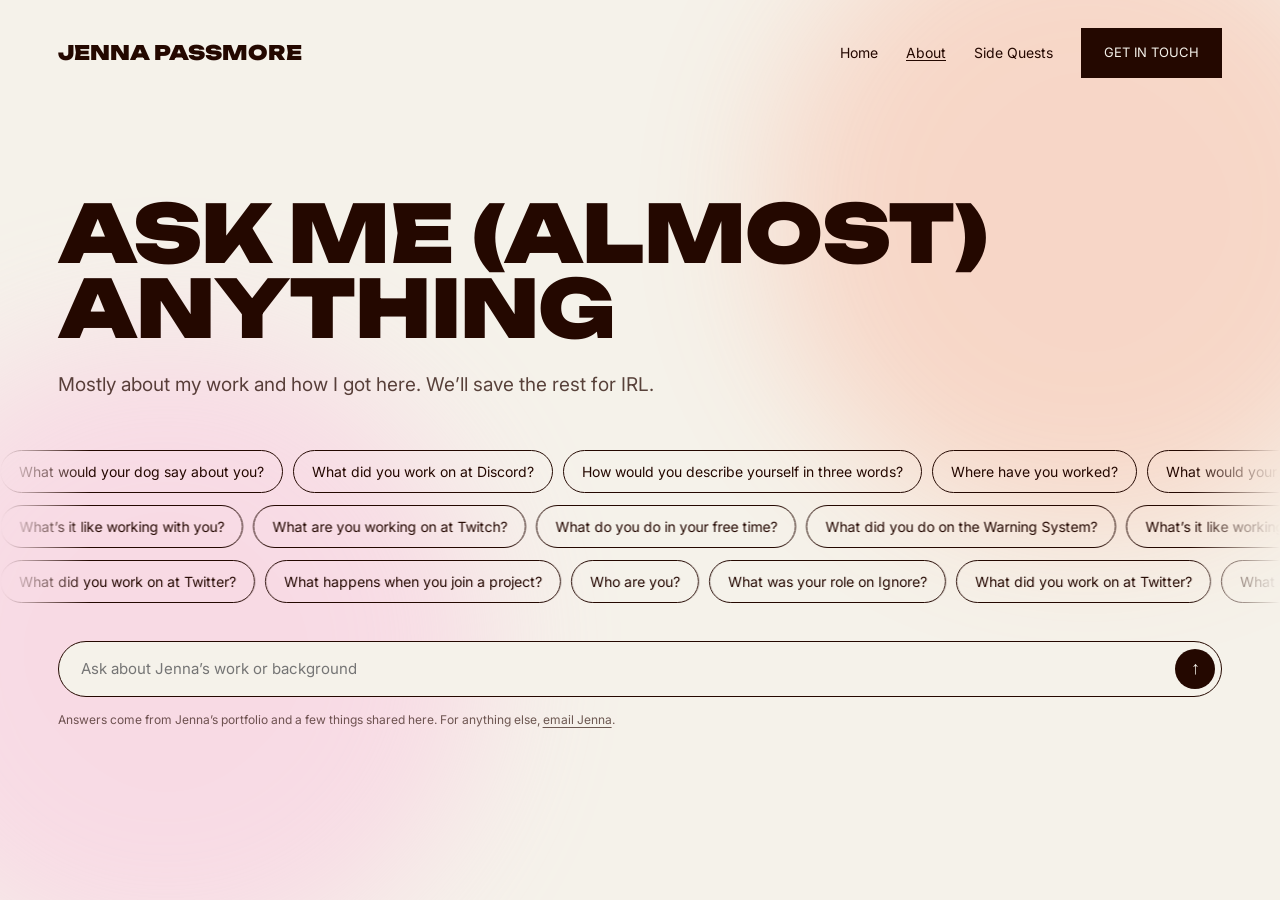
<file: about.html>
<!doctype html>
<html lang="en">
<head>
<script id="anim-head">if(!matchMedia('(prefers-reduced-motion: reduce)').matches){document.documentElement.classList.add('js');if('CSSViewTransitionRule' in window)document.documentElement.classList.add('vt')}</script>
<script id="vt-js">
(function(){
if(!('CSSViewTransitionRule' in window))return;
var HERO='hero';
function last(u){var p=new URL(u,location.href).pathname.split('/').pop();return p||'index.html';}
function isHome(){return !!document.querySelector('.worklist');}
function cardImgs(){return [].slice.call(document.querySelectorAll('.case a .pimg'));}
function cardImg(page){var a=[].slice.call(document.querySelectorAll('.case a')).filter(function(a){return last(a.getAttribute('href'))===page;})[0];return a&&a.querySelector('.pimg');}
function hero(){return document.querySelector('.hero-img > *');}
function clear(){cardImgs().forEach(function(i){i.style.viewTransitionName='';});var h=hero();if(h)h.style.viewTransitionName='';}
function name(el){if(el)el.style.viewTransitionName=HERO;}
window.addEventListener('pageswap',function(e){
 if(!e.viewTransition||!e.activation||!e.activation.entry)return;
 var to=last(e.activation.entry.url);clear();
 if(isHome())name(cardImg(to));else if(to==='index.html')name(hero());
});
window.addEventListener('pagereveal',function(e){
 if(!e.viewTransition)return;
 var f=window.navigation&&navigation.activation&&navigation.activation.from;var from=f?last(f.url):null;clear();
 if(isHome()){if(from)name(cardImg(from));}else if(from==='index.html'){name(hero());}
 var T=['index.html','about.html','side-quests.html'];if(from&&T.indexOf(from)>-1&&T.indexOf(last(location.href))>-1)document.documentElement.classList.add('vt-top');
 document.documentElement.setAttribute('data-vt',from||'1');
});
})();
</script>
<meta charset="utf-8">
<meta name="viewport" content="width=device-width, initial-scale=1">
<title>About — Jenna Passmore</title>
<meta name="description" content="Ask (almost) anything about Jenna Passmore’s work and how it all got started.">
<link rel="canonical" href="https://jennapassmore.com/about.html">
<meta name="theme-color" content="#f5f2ea">
<link rel="icon" href="favicon.svg" type="image/svg+xml">
<link rel="apple-touch-icon" href="apple-touch-icon.png">
<meta property="og:type" content="website">
<meta property="og:site_name" content="Jenna Passmore">
<meta property="og:title" content="About — Jenna Passmore">
<meta property="og:description" content="Ask (almost) anything about Jenna Passmore’s work and how it all got started.">
<meta property="og:url" content="https://jennapassmore.com/about.html">
<meta property="og:image" content="https://jennapassmore.com/images/og-image.jpg">
<meta name="twitter:card" content="summary_large_image">
<meta name="twitter:title" content="About — Jenna Passmore">
<meta name="twitter:description" content="Ask (almost) anything about Jenna Passmore’s work and how it all got started.">
<meta name="twitter:image" content="https://jennapassmore.com/images/og-image.jpg">
<link rel="preconnect" href="https://fonts.googleapis.com">
<link rel="preconnect" href="https://fonts.gstatic.com" crossorigin>
<link href="https://fonts.googleapis.com/css2?family=Unbounded:wght@700..900&family=Inter:wght@400;500;600&display=swap" rel="stylesheet">
<style>
:root{--ink:#240800;--orange:#ff6b3f;--pink:#ffa6d9;--cream:#f5f2ea;--gutter:clamp(20px,4.5vw,64px);--display:'Unbounded',Impact,sans-serif;--body:'Inter',system-ui,sans-serif}
*{box-sizing:border-box;margin:0;padding:0}
html{scroll-behavior:smooth}
body{background:var(--cream);color:var(--ink);font-family:var(--body);font-size:16px;line-height:1.5;-webkit-font-smoothing:antialiased;overflow-x:hidden}
a{color:inherit}img{display:block;max-width:100%}
.display{font-family:var(--display);font-weight:900;text-transform:uppercase;line-height:.95;letter-spacing:-.01em}
.eyebrow{font-size:11px;letter-spacing:.14em;text-transform:uppercase;font-weight:500;opacity:.8}
.btn{display:inline-block;border:1px solid var(--ink);padding:14px 22px;text-decoration:none;text-transform:uppercase;font-size:13px;background:transparent;color:var(--ink);font-family:var(--body);cursor:pointer}
.btn.solid{background:var(--ink);color:var(--cream)}
.btn.light{border-color:var(--cream);color:var(--cream)}

/* nav */
.nav{display:flex;justify-content:space-between;align-items:center;padding:28px var(--gutter);background:var(--orange)}
.nav .logo{font-family:var(--display);font-weight:900;text-transform:uppercase;text-decoration:none;font-size:20px}
.nav ul{display:flex;gap:28px;align-items:center;list-style:none;font-size:14px}
.nav a.cur{text-decoration:underline;text-underline-offset:4px}

/* placeholder */
.ph{position:relative;display:flex;align-items:center;justify-content:center;width:100%;overflow:hidden;color:rgba(36,8,0,.55);font-size:13px;letter-spacing:.1em;text-transform:uppercase;text-align:center;background:repeating-linear-gradient(135deg,rgba(36,8,0,.06) 0 14px,transparent 14px 28px),#d9d3c6}
.ph span{padding:8px 14px;background:rgba(245,242,234,.85)}
.ph.pink{background:repeating-linear-gradient(135deg,rgba(36,8,0,.07) 0 14px,transparent 14px 28px),var(--pink)}
.ph.orange{background:repeating-linear-gradient(135deg,rgba(36,8,0,.08) 0 14px,transparent 14px 28px),var(--orange)}
.ph.dark{background:repeating-linear-gradient(135deg,rgba(245,242,234,.05) 0 14px,transparent 14px 28px),#3a1408;color:rgba(255,166,217,.8)}
.r16x9{aspect-ratio:16/9}.r4x3{aspect-ratio:4/3}.r4x5{aspect-ratio:4/5}.r1x1{aspect-ratio:1}.r3x2{aspect-ratio:3/2}

/* hero */
.hero{background:var(--cream);padding:clamp(40px,7vw,100px) var(--gutter) clamp(32px,5vw,64px)}
.hero h1{font-size:clamp(40px,8.4vw,136px);max-width:14ch}
.hero p{margin-top:clamp(20px,3vw,40px);max-width:36ch;font-size:clamp(15px,1.5vw,19px)}
.hero p b{font-weight:600}
.hero-img{background:var(--cream);padding:0 var(--gutter)}

/* dark sections */
.dark{background:var(--ink);color:var(--cream)}
.wave{display:block;width:100%;height:clamp(40px,8vw,120px)}
.wave.top{background:var(--ink)}
.wave.top path{fill:var(--cream)}
.wave.bottom{background:var(--cream)}
.wave.bottom path{fill:var(--ink)}
.exp{padding:clamp(48px,8vw,110px) var(--gutter) 0;display:grid;grid-template-columns:1fr 1fr;gap:clamp(24px,5vw,80px);align-items:start}
.exp h2{font-size:clamp(28px,4.4vw,68px)}
.exp p{max-width:44ch;opacity:.92;font-size:15px}
.exp .eyebrow{display:block;margin-bottom:16px;color:var(--pink)}
.pair{padding:clamp(32px,5vw,64px) var(--gutter);display:grid;grid-template-columns:1fr 1fr;gap:clamp(8px,1vw,16px)}
.quote{padding:clamp(56px,9vw,130px) var(--gutter);text-align:center}
.quote q{display:block;quotes:none;font-family:var(--display);font-weight:900;text-transform:uppercase;font-size:clamp(18px,2.6vw,36px);line-height:1.12;max-width:26ch;margin:0 auto 32px}
.quote cite{font-style:normal;font-family:var(--display);font-weight:900;text-transform:uppercase;color:var(--orange);text-decoration:underline;text-underline-offset:5px;font-size:clamp(14px,1.8vw,22px)}
.center-img{padding:0 var(--gutter) clamp(48px,8vw,120px);display:flex;justify-content:center}
.center-img .ph{width:min(100%,900px)}

/* selected work */
.work-intro{padding:clamp(48px,8vw,120px) var(--gutter);display:grid;grid-template-columns:1fr 1fr;gap:clamp(24px,5vw,80px);align-items:end;background:var(--cream)}
.work-intro h2{font-size:clamp(28px,4.4vw,68px)}
.work-intro p{max-width:40ch;margin-bottom:20px;font-size:15px}
.projects{padding:0 var(--gutter) clamp(48px,8vw,120px);display:flex;flex-direction:column;gap:clamp(56px,9vw,140px)}
.proj a{text-decoration:none;display:block}
.proj .t{font-family:var(--display);font-weight:900;text-transform:uppercase;line-height:1;font-size:clamp(16px,1.7vw,24px)}
.proj dt{font-weight:600;font-size:14px}
.proj dd{font-size:14px;margin-bottom:14px}
.proj.full .row{display:grid;grid-template-columns:1fr 1fr 1fr;gap:24px;margin-top:14px;align-items:start}
.proj.full .row dl{margin:0}
.proj.side{display:grid;grid-template-columns:62% 1fr;gap:clamp(24px,5vw,80px);align-items:start}
.proj.side.flip{grid-template-columns:1fr 62%}
.proj.side.flip .info{order:-1;text-align:left}
.proj.side .info .t{margin-bottom:20px}
.proj.small{width:62%}
.proj .soon{font-size:12px;letter-spacing:.1em;text-transform:uppercase;opacity:.6}
.proj a:hover .t{text-decoration:underline;text-underline-offset:5px}

/* history */
.history{background:var(--pink);padding:clamp(48px,8vw,110px) var(--gutter) clamp(32px,5vw,64px)}
.history .grid{display:grid;grid-template-columns:1fr 1fr;gap:clamp(24px,5vw,80px)}
.history .eyebrow{display:block;margin-bottom:16px}
.history p{max-width:36ch;margin-bottom:24px;font-size:clamp(15px,1.4vw,18px)}
.history .btns{display:flex;gap:12px;flex-wrap:wrap}
.timeline{list-style:none}
.timeline li{display:flex;justify-content:space-between;align-items:baseline;border-top:1px solid var(--ink);padding:16px 0;font-family:var(--display);font-weight:900;text-transform:uppercase;font-size:clamp(18px,2.4vw,32px)}
.timeline li span{font-family:var(--body);font-weight:500;font-size:13px;letter-spacing:.1em}
.marquees{background:var(--pink);padding-bottom:clamp(32px,5vw,64px)}
.mrow{overflow:hidden;border-top:1px solid var(--ink);padding:clamp(14px,2vw,28px) 0;white-space:nowrap}
.mrow:last-child{border-bottom:1px solid var(--ink)}
.mtrack{display:inline-flex;align-items:center;gap:clamp(24px,4vw,56px);animation:slide 40s linear infinite;padding-right:clamp(24px,4vw,56px)}
.mrow.rev .mtrack{animation-direction:reverse}
.mtrack span{font-family:var(--display);font-weight:900;text-transform:uppercase;font-size:clamp(36px,7vw,110px);line-height:1}
@keyframes slide{to{transform:translateX(-50%)}}
@media (prefers-reduced-motion:reduce){.mtrack{animation:none}}

/* about */
.about{display:grid;grid-template-columns:1fr 1fr}
.about .txt{background:var(--ink);color:var(--cream);display:flex;flex-direction:column;justify-content:center;align-items:center;text-align:center;padding:clamp(40px,6vw,96px) var(--gutter)}
.about h2{color:var(--pink);font-size:clamp(22px,2.8vw,40px);line-height:1.05;max-width:16ch}
.about h2 u{text-underline-offset:5px}
.about p{margin-top:clamp(24px,4vw,56px);color:var(--pink);font-size:14px;max-width:36ch}

/* contact */
.contact{background:var(--orange);padding:clamp(40px,6vw,80px) 0 28px;overflow:hidden}
.contact .mrow{border:0;padding:0}
.contact .mtrack{animation-duration:30s}
form{max-width:640px;margin:clamp(40px,6vw,96px) auto 0;padding:0 var(--gutter)}
form label{display:block;font-size:13px;text-transform:uppercase;margin:20px 0 6px}
form label small{text-transform:none;opacity:.7;margin-left:4px}
form input,form textarea{width:100%;padding:10px 12px;border:1px solid var(--ink);background:var(--cream);color:var(--ink);font:inherit}
form textarea{min-height:130px}
form .names{display:grid;grid-template-columns:1fr 1fr;gap:16px}
form .names label{margin-top:6px}
form .btn{margin-top:24px}
.foot{margin:clamp(56px,8vw,120px) var(--gutter) 0}
.foot .soc{display:flex;justify-content:flex-end;gap:16px;font-size:12px;text-transform:uppercase;margin-bottom:14px}
.foot .line{border-top:1px solid var(--ink);padding-top:16px;font-size:12px;text-transform:uppercase}

/* side quests */
.sq-hero{background:var(--orange);padding:0 var(--gutter) clamp(32px,5vw,64px)}
.sq-hero h1{color:var(--pink);font-size:max(32px,min(calc((100vw - 2*var(--gutter)) / 7.3),176px));padding-top:clamp(24px,4vw,56px);letter-spacing:-.02em}
.sq-hero p{margin-top:clamp(20px,3vw,40px);max-width:30ch;font-size:15px}
.sq{padding:clamp(24px,4vw,56px) var(--gutter) clamp(80px,12vw,200px);display:grid;grid-template-columns:1fr 1.6fr;gap:clamp(24px,5vw,80px);align-items:start}
.sq .item h3{font-size:15px;margin-top:14px}
.sq .item p{font-size:15px;margin-bottom:18px}
.sq .left{align-self:end;padding-top:clamp(80px,14vw,240px)}
.sq .btn.off{opacity:.8;cursor:default}

@media (max-width:760px){
 .exp,.pair,.work-intro,.history .grid,.about,.sq,.proj.side,.proj.side.flip,.proj.full .row{grid-template-columns:1fr}
 .proj.side.flip .info{order:0}.proj.small{width:100%}
 .nav ul li:not(:last-child){display:none}
 .sq .left{padding-top:0}
 form .names{grid-template-columns:1fr}
}

.pimg{display:block;width:100%;height:auto}
.about .pimg{height:100%;object-fit:cover;min-height:420px}
.mwrap{position:relative}.mwrap .mrow{border-top:1px solid var(--ink)}.mwrap:last-child .mrow{border-bottom:1px solid var(--ink)}.mlogo{position:absolute;top:50%;transform:translate(-50%,-50%);width:clamp(80px,14vw,220px);aspect-ratio:1;border-radius:50%;object-fit:cover;background:var(--ink);z-index:2;pointer-events:none}
.ph.dark span{background:rgba(245,242,234,.9);color:var(--ink)}
</style>
<style>
/* side quest cards (match case study cards) */
.sq .item a{display:block;text-decoration:none}
.sq .item .pimg{transition:transform .6s cubic-bezier(.2,.7,.2,1)}
.sq .item a:hover .pimg{transform:translateY(-6px)}
.sq .item .t{font-family:var(--display);font-weight:900;text-transform:uppercase;line-height:1;font-size:clamp(16px,1.9vw,28px);margin-top:clamp(12px,2vw,24px);margin-bottom:14px}
.sq .item a:hover .t{text-decoration:underline;text-underline-offset:5px}
.sq .item p{font-size:14px;max-width:46ch;margin-bottom:18px}
.sq .item .cta{display:inline-block;font-size:13px;letter-spacing:.1em;text-transform:uppercase;border-bottom:1px solid currentColor;padding-bottom:2px;transition:padding .25s ease}
.sq .item a:hover .cta{padding-right:12px}
.sq .item .soon{display:block;font-size:11px;letter-spacing:.1em;text-transform:uppercase;opacity:.55}
</style>
<style>
.sq .feature{grid-column:1/-1}
</style>
<style>
/* hover: orange title + link, no underline */
.sq .item .t{transition:color .25s ease}
.sq .item .cta{transition:padding .25s ease,color .25s ease}
.sq .item a:hover .t{color:var(--orange);text-decoration:none}
.sq .item a:hover .cta{color:var(--orange)}
</style>
<style>/* eyebrows caps */.sec-head .n,.eyebrow,.meta dt{text-transform:uppercase}</style>
<style>
/* about / ask */
.ask{background:var(--cream);padding:calc(clamp(40px,7vw,100px) + 90px) var(--gutter) clamp(48px,7vw,96px);min-height:100vh}
.ask-in{max-width:none;margin:0;display:flex;flex-direction:column}
.ask .eyebrow{display:block;margin-bottom:16px;text-transform:uppercase;font-size:11px;letter-spacing:.14em;opacity:.7}
.ask h1{font-size:max(24px,min(calc((100vw - 2*var(--gutter)) / 14.6),84px));max-width:none}
.ask .lede{margin-top:clamp(14px,2vw,24px);font-size:clamp(15px,1.5vw,19px);opacity:.75}
.log{display:flex;flex-direction:column;gap:clamp(20px,3vw,32px);margin-top:clamp(28px,4vw,48px)}
.log:empty{display:none}
.msg.q{align-self:flex-end;max-width:80%;background:var(--ink);color:var(--cream);padding:12px 18px;border-radius:22px 22px 4px 22px;font-size:15px}
.msg.a{max-width:68ch;font-size:16px;line-height:1.55}
.msg.a{position:relative;padding-left:calc(var(--av) + 14px)}
.msg.a::before,.msg.q::after{content:"";position:absolute;top:0;width:var(--av);height:var(--av);border-radius:50%;background-size:cover;background-position:center}
.msg.a::before{left:0;background-image:url(images/avatar-jenna.jpg)}
.msg.q{position:relative;margin-right:calc(var(--av) + 14px)}
.msg.q::after{left:calc(100% + 14px);background-image:url("data:image/svg+xml,%3Csvg xmlns='http://www.w3.org/2000/svg' viewBox='0 0 40 40'%3E%3Crect width='40' height='40' fill='%23240800'/%3E%3Ccircle cx='20' cy='15' r='7' fill='%23f5f2ea'/%3E%3Cpath d='M6 40c0-8.5 6.3-14 14-14s14 5.5 14 14z' fill='%23f5f2ea'/%3E%3C/svg%3E")}
.ask{--av:38px}
@media (max-width:600px){.ask{--av:30px}}
.msg.a p{margin-bottom:12px}
.msg.a a{text-decoration:underline;text-underline-offset:3px}
.msg.a a:hover{color:var(--orange)}
.msg.a ul{list-style:none;margin:0 0 12px}
.msg.a li{padding:6px 0;border-top:1px solid var(--ink);display:flex;justify-content:space-between;gap:16px}
.msg.a li span{opacity:.7;font-size:13px}
.chips{display:flex;flex-wrap:wrap;gap:10px;margin-top:clamp(28px,4vw,44px)}
.chips.drift{flex-direction:column;flex-wrap:nowrap;gap:0;margin-left:calc(var(--gutter) * -1);margin-right:calc(var(--gutter) * -1);-webkit-mask-image:linear-gradient(90deg,transparent,#000 7%,#000 93%,transparent);mask-image:linear-gradient(90deg,transparent,#000 7%,#000 93%,transparent)}
.drow{overflow:hidden;padding:6px 0}
.dtrack{display:flex;width:max-content;will-change:transform;animation:chipdrift var(--dur,60s) linear var(--dl,0s) infinite}
.drow.rev .dtrack{animation-direction:reverse}
.drow:hover .dtrack,.drow:focus-within .dtrack{animation-play-state:paused}
.dset{display:flex;gap:10px;padding-right:10px;flex:none}
.dtrack .chip{white-space:nowrap;flex:none}
@keyframes chipdrift{to{transform:translateX(-50%)}}
.chip{font:inherit;font-size:14px;color:var(--ink);background:transparent;border:1px solid var(--ink);border-radius:99px;padding:10px 18px;cursor:pointer;transition:background .2s,color .2s,border-color .2s}
.chip:hover,.chip:focus-visible{background:var(--orange);border-color:var(--orange)}
.composer{position:sticky;bottom:16px;margin:clamp(20px,3vw,32px) 0 0;padding:0;max-width:none;display:flex;align-items:center;gap:8px;background:var(--cream);border:1px solid var(--ink);border-radius:99px;padding:6px 6px 6px 22px}
.composer input{flex:1;width:auto;border:0;background:transparent;padding:10px 0;font:inherit;font-size:15px;color:var(--ink);outline:none}
.composer button{flex:none;width:40px;height:40px;border-radius:50%;border:0;background:var(--ink);color:var(--cream);font-size:18px;cursor:pointer;transition:background .2s,color .2s}
.composer button:hover,.composer button:focus-visible{background:var(--orange);color:var(--ink)}
.ask .note{margin-top:14px;font-size:12px;opacity:.65}
.ask .note a{text-decoration:underline;text-underline-offset:3px}
.nav{position:absolute;top:0;left:0;right:0;z-index:5;background:transparent}
.ask{position:relative;overflow:clip;isolation:isolate}
.ask-in{position:relative}
.glow{position:absolute;inset:0;z-index:-1;pointer-events:none}
.glow span{position:absolute;width:min(60vw,640px);aspect-ratio:1;transition:transform 2.4s cubic-bezier(.3,.7,.3,1);transform:translate(var(--x,0),var(--y,0)) scale(var(--s,1))}
.glow i{display:block;width:100%;height:100%;border-radius:50%;filter:blur(70px);animation:drift 26s ease-in-out infinite alternate}
.g1{top:-12%;right:-10%}.g1 i{background:var(--orange);opacity:.2}
.g2{bottom:-8%;left:-12%}.g2 i{background:var(--pink);opacity:.3;animation-duration:34s;animation-direction:alternate-reverse}
@keyframes drift{from{transform:translate(0,0) scale(1)}to{transform:translate(6%,-8%) scale(1.12)}}
.msg.q.pop{animation:popin .4s cubic-bezier(.2,.7,.2,1) both}
@keyframes popin{from{opacity:0;transform:translateY(10px) scale(.96)}}
.dots{display:inline-flex;gap:5px;align-items:center;height:1.5em;animation:dotsin .3s ease .35s both}
.dots i{width:7px;height:7px;border-radius:50%;background:var(--ink);opacity:.55;animation:bounce 1s ease-in-out infinite}
.dots i:nth-child(2){animation-delay:.15s}.dots i:nth-child(3){animation-delay:.3s}
@keyframes bounce{0%,60%,100%{transform:translateY(0)}30%{transform:translateY(-6px);opacity:1}}
@keyframes dotsin{from{opacity:0}}
.fly{position:fixed;z-index:60;display:flex;align-items:center;box-sizing:border-box;padding:0 18px;white-space:nowrap;overflow:hidden;border:1px solid var(--ink);pointer-events:none;margin:0}
@media (prefers-reduced-motion:reduce){.glow i{animation:none}.glow span{transition:none}.dots i{animation:none}}
.cursor::after{content:"";display:inline-block;width:.5em;height:1em;margin-left:2px;background:currentColor;vertical-align:-.12em;animation:blink 1s steps(1) infinite}
@keyframes blink{50%{opacity:0}}
</style>
<style id="nav-unify">
/* shared top-level page frame: transparent nav over each hero, same top spacing, same lede */
:root{--nav-h:106px}
.nav{position:absolute;top:0;left:0;right:0;z-index:5;background:transparent}
.hero,.ask,.sq-hero{padding-top:calc(var(--nav-h) + clamp(40px,7vw,100px))}
.sq-hero h1{padding-top:0}
.sq-hero p{font-size:clamp(15px,1.5vw,19px)}
@media (max-width:760px){.composer input{font-size:16px}}
@media (prefers-reduced-motion:no-preference){
.nav{view-transition-name:nav}
html.vt-top::view-transition-old(root){animation:.28s ease both vt-fade-out}
html.vt-top::view-transition-new(root){animation:.5s ease .05s both vt-fade-in}
@keyframes vt-fade-out{to{opacity:0}}
@keyframes vt-fade-in{from{opacity:0}}
}
</style>
<style id="anim">
/* motion */
.js body{animation:pagein .6s ease both}
@keyframes pagein{from{opacity:0}to{opacity:1}}
.js .reveal{opacity:0;transform:translateY(22px);transition:opacity .8s cubic-bezier(.2,.7,.2,1) var(--d,0s),transform .8s cubic-bezier(.2,.7,.2,1) var(--d,0s)}
.js .reveal.in{opacity:1;transform:none}
.btn,.contact .btn{transition:background-color .25s ease,color .25s ease,border-color .25s ease}
.btn:hover{background:var(--ink);color:var(--cream)}
.btn.solid:hover{background:transparent;color:var(--ink)}
.contact .btn:hover,.dark .btn:hover{background:transparent;color:var(--cream);border-color:var(--cream)}
.nav ul a:not(.btn){background:linear-gradient(currentColor,currentColor) 0 100%/0 1px no-repeat;transition:background-size .3s ease;text-decoration:none}
.nav ul a:not(.btn):hover,.nav ul a.cur{background-size:100% 1px}
.nav a.cur{text-decoration:none}
.proj a .pimg,.proj a .ph,.card a .ph,.card a img{transition:transform .6s cubic-bezier(.2,.7,.2,1)}
.proj a:hover .pimg,.proj a:hover .ph,.card a:hover .ph,.card a:hover img{transform:translateY(-6px)}
.mrow:hover .mtrack{animation-play-state:paused}
</style>
<style id="vt-css">
/* page transitions */
@media (prefers-reduced-motion:no-preference){
@view-transition{navigation:auto}
::view-transition-old(root){animation:.4s cubic-bezier(.4,0,.2,1) both vt-out}
::view-transition-new(root){animation:.7s cubic-bezier(.2,.7,.2,1) both vt-in}
::view-transition-group(hero){animation-duration:.7s;animation-timing-function:cubic-bezier(.2,.7,.2,1)}
::view-transition-old(hero),::view-transition-new(hero){height:100%;width:100%;object-fit:cover}
@keyframes vt-out{to{opacity:0;transform:translateY(-12px)}}
@keyframes vt-in{from{opacity:0;transform:translateY(80px)}}
}
html.vt .hero-img.reveal{opacity:1!important;transform:none!important;transition:none!important}
html.vt.js body{animation:none}
</style>
<style id="nav-burger">
/* mobile hamburger menu */
.nav-toggle{display:none}
.nav{z-index:50}
html.nav-open{overflow:hidden}
@media (max-width:760px){
:root{--nav-h:88px}
.nav{padding-top:20px;padding-bottom:20px}
.nav .logo{font-size:16px;white-space:nowrap;position:relative;z-index:3}
.nav-toggle{display:flex;flex-direction:column;justify-content:center;gap:6px;width:44px;height:44px;margin-right:-10px;padding:0 10px;background:none;border:0;color:inherit;cursor:pointer;position:relative;z-index:3}
.nav-toggle span{display:block;height:2px;background:currentColor;transition:transform .3s ease}
.nav.open .nav-toggle span:nth-child(1){transform:translateY(4px) rotate(45deg)}
.nav.open .nav-toggle span:nth-child(2){transform:translateY(-4px) rotate(-45deg)}
.nav ul{position:fixed;top:0;left:0;right:0;bottom:0;z-index:2;background:var(--ink);flex-direction:column;align-items:flex-start;justify-content:center;gap:clamp(18px,4vh,32px);padding:96px var(--gutter) var(--gutter);opacity:0;visibility:hidden;transition:opacity .25s ease,visibility 0s linear .25s}
.nav.open ul{opacity:1;visibility:visible;transition:opacity .25s ease}
.nav ul li:not(:last-child){display:list-item}
.nav ul li:last-child{margin-left:0}
.nav ul a:not(.btn){color:var(--cream);font-family:var(--display);font-weight:900;text-transform:uppercase;font-size:clamp(28px,9vw,44px);line-height:1.1;background:none;text-decoration:none}
.nav ul a:not(.btn):hover,.nav ul a:not(.btn):focus-visible,.nav ul a.cur{color:var(--orange)}
.nav ul .btn{margin-top:8px;padding:14px 22px;font-size:13px;color:var(--cream);border-color:var(--cream)}
.nav ul .btn:hover,.nav ul .btn:focus-visible{background:var(--orange);border-color:var(--orange);color:var(--ink)}
.nav.open .logo,.nav.open .nav-toggle{color:var(--cream)}
}
/* outlined buttons fill orange on hover, like the filled ones */
.btn:not(.solid):hover,.btn:not(.solid):focus-visible{background:var(--orange);border-color:var(--orange);color:var(--ink)}
@media (prefers-reduced-motion:reduce){.nav ul,.nav-toggle span{transition:none!important}}
</style>
</head>
<body>
<header class="nav">
  <a class="logo" href="index.html">Jenna Passmore</a>
  <button class="nav-toggle" type="button" aria-expanded="false" aria-controls="nav-links" aria-label="Open menu"><span></span><span></span></button>
  <ul id="nav-links">
    <li><a href="index.html">Home</a></li>
    <li><a href="about.html" class="cur">About</a></li>
    <li><a href="side-quests.html">Side Quests</a></li>
    <li><a class="btn solid" href="mailto:jenna.passmore@gmail.com">Get in touch</a></li>
  </ul>
</header>

<section class="ask" aria-labelledby="ask-h">
  <div class="glow" aria-hidden="true"><span class="g1"><i></i></span><span class="g2"><i></i></span></div>
  <div class="ask-in">
    <h1 class="display" id="ask-h">Ask me (almost) anything</h1>
    <p class="lede">Mostly about my work and how I got here. We’ll save the rest for IRL.</p>
    <div class="log" id="log" aria-live="polite"></div>
    <div class="chips" id="chips"></div>
    <form class="composer" id="ask-form" autocomplete="off">
      <input id="ask-input" type="text" placeholder="Ask about Jenna’s work or background" aria-label="Ask a question">
      <button type="submit" aria-label="Send question">&#8593;</button>
    </form>
    <p class="note">Answers come from Jenna’s portfolio and a few things shared here. For anything else, <a href="mailto:jenna.passmore@gmail.com">email Jenna</a>.</p>
  </div>
</section>
<script id="anim-js">
(function(){
var root=document.documentElement;if(!root.classList.contains('js'))return;
var sel=['.hero > *','.hero-img','.meta > div','.contrib > div','.intro .left','.intro .right','.intro .role > *','.sec-head > div','.vis > *','.big p','.impact > *:not(.stats)','.stats > div','.card','.proj','.quote > *','.press > *','.exp > *','.pair > *','.center-img','.work-intro > *','.history .grid > *','.about > *','.coda > *','.next > h2','.contact h2','.contact .btn','.compare','.scale','.sq-hero > *','.sq .item','.contact form'].join(',');
var els=[].slice.call(document.querySelectorAll(sel));
var seen=new Set();els=els.filter(function(e){if(seen.has(e))return false;seen.add(e);return true;});
function prep(el){var m=(el.textContent||'').trim().match(/^([^0-9]*)([0-9]+(?:\.[0-9]+)?)(.*)$/);if(!m||parseFloat(m[2])===0||el.children.length)return;
 var d=(m[2].split('.')[1]||'').length;el.style.display='inline-block';el.style.minWidth=el.offsetWidth+'px';el._c={p:m[1],v:parseFloat(m[2]),d:d,s:m[3]};el.textContent=m[1]+(0).toFixed(d)+m[3];}
function run(el){var c=el._c;if(!c)return;var t0=null;function f(t){if(t0===null)t0=t;var k=Math.min((t-t0)/1100,1),e=1-Math.pow(1-k,3);el.textContent=c.p+(c.v*e).toFixed(c.d)+c.s;if(k<1)requestAnimationFrame(f);}requestAnimationFrame(f);}
var nums=[].slice.call(document.querySelectorAll('.impact .num,.stats .n,.scale .n'));nums.forEach(prep);
els.forEach(function(e){e.classList.add('reveal');});
var io=new IntersectionObserver(function(entries){var vis=entries.filter(function(x){return x.isIntersecting;});
 vis.forEach(function(x,i){var e=x.target;e.style.setProperty('--d',Math.min(i,4)*0.08+'s');e.classList.add('in');io.unobserve(e);var nn=e._c?e:(e.querySelector&&e.querySelector('.n'));if(nn&&nn._c)setTimeout(function(){run(nn);},i*80+150);});
},{threshold:0.12,rootMargin:'0px 0px -6% 0px'});
els.forEach(function(e){io.observe(e);});
nums.forEach(function(n){if(!n._c)return;});
})();
</script>
<script>
(function(){
var EMAIL='jenna.passmore@gmail.com',MAIL='mailto:'+EMAIL;
function esc(t){return t.replace(/&/g,'&amp;').replace(/</g,'&lt;');}
/* Approved Q&A: served verbatim, first person */
var STARTERS=[
{q:'What happens when you join a project?',a:'<p>'+esc('I ask a lot of questions, draw a very ugly map, and eventually someone says, “Oh, I thought we were solving a different problem.” That’s usually when the meeting gets good.')+'</p>',
 re:[/\b(join|joins|joining|joined|start|starts|starting|begin|begins|beginning|kick ?off|kicking off|onboard|onboarding)\b.*\b(project|projects|team|initiative|engagement)\b/,/\b(project|projects|team)\b.*\b(join|joins|joining|joined|kick ?off|onboard)/,/\b(approach|process|workflow)\b.*\b(project|projects)\b/,/\b(project|projects)\b.*\b(approach|process|workflow)\b/]},
{q:'What would your dog say about you?',a:'<p>'+esc('“Smells great. Strong collaborator with fetch. Slow to act on requests for more walks.”')+'</p>',
 re:[/\b(dog|kira|pup|puppy|pet)\b.*\b(say|says|said|think|thinks|describe|describes|review|opinion|call|calls)\b/,/\b(say|think|describe|review|opinion)\b.*\b(your|jennas|her)\s+(dog|pup|puppy|pet)\b/,/\bwhat (would|does|did) (kira|jennas dog|your dog)\b/]},
{q:'How would you describe yourself in three words?',a:'<p>Curious. Warm. Overprepared.</p>',
 re:[/\b(3|three)\b.*\bwords?\b/,/\bwords?\b.*\b(3|three)\b/,/\bdescribe (yourself|jenna|you)\b.*\bwords?\b/]}
];
var WW={q:'What’s it like working with you?',k:'working collaborate collaboration style teammate',a:'<p>'+esc('I’ll tell you what I think, ask what I’m missing, and happily change my mind. I’m also a big fan of giving you the afternoon back when we’ve already made the decision.')+'</p>',
 re:[/\b(what|how)\b.*\b(like|is it)\b.*\bwork(ing)?\b.*\b(with|alongside)\b.*\b(you|jenna)\b/,/\bworking (with|alongside) (you|jenna)\b/,/\b(working|collaboration|communication) style\b/,/\bwhat are you like to (work|collaborate)/]};
var FREE={q:'What do you do in your free time?',k:'free time hobbies outdoors backpacking skiing biking climbing fun',a:'<p>'+esc('I do all the outdoorsy things: backpacking, skiing, biking and climbing. What should I try next?')+'</p>',
 re:[/\bfree time\b|\bspare time\b|\bhobb(y|ies)\b|\bfor fun\b/,/\b(outdoors?|outdoorsy|offline)\b/,/\b(backpacking|skiing|biking|climbing|hiking)\b/,/\bnot (designing|working)\b/,/\bwhat do you do (outside|besides|apart from|other than)\b/]};
/* Portfolio answers: third person, public portfolio content only */
var PROJ={
ws:{gate:1,q:'What did you do on the Warning System?',re:/warning|account standing|appeals?|\bbans?\b/,
 a:'<p>I was Lead Product Designer on Discord’s Warning System in 2023, designing the end-to-end Warning System, Account Standing, and Appeals experiences, including the content strategy.</p><p>The project reframed enforcement as education: instead of every violation being another step toward punishment, people could see what happened, why, and how to get back to good standing. It launched ahead of the EU deadline and contributed to a 9% decrease in bans (roughly 6,000 fewer a month) with no increase in appeal volume.</p><p><a href="warning-system.html">Read the case study →</a></p>',
 ch:'How do we enforce the rules and still help people recover?'},
ig:{gate:1,q:'What was your role on Ignore?',re:/\bignore\b/,
 a:'<p>I was Design Lead on Ignore in 2025, defining the product strategy and interaction model and leading the project from concept through launch, working hands-on across product and content design.</p><p>Ignore is a discreet, reversible way to hide someone’s messages and notifications without alerting them, for when blocking feels like too much. After launch it drove a 14.5% increase in self-remediation and a 1.9% reduction in harassment reports.</p><p>The case study is coming soon.</p>',
 ch:'How do we help people create distance without creating more conflict?'},
fc:{gate:1,q:'Tell me about Family Center',re:/family center|parental|parent controls?/,
 a:'<p>Family Center gives parents visibility without taking privacy from teens. I joined the original project two weeks after starting at Discord, with two sprints left before launch, and helped ship Discord’s first major family safety product globally.</p><p>Two years later, I returned as Lead Product Designer to design V2 from discovery through MVP, as new regulations required more parental visibility and control. Messages stay private, and teens can see exactly what their parents can see.</p><p>The case study is coming soon.</p>',
 ch:'How do we give parents visibility without taking privacy from teens?'},
dsa:{q:'What’s the DSA swag?',re:/\bdsa\b|swag|stickers?/,
 a:'<p>A side quest from 2024. After Discord shipped a major safety-system overhaul to comply with the EU Digital Services Act, I concepted, illustrated, and designed a whole swag collection, from a sticker sheet to hats, shirts, and a postcard, all drawn by hand in Procreate and Adobe Illustrator.</p><p><a href="dsa-swag.html">See the swag →</a></p>',
 ch:'Discord had just shipped a major safety-system overhaul to comply with the EU Digital Services Act, and serious work deserved a fun send-off.'}
};
var GENERAL=[
{q:'Who are you?',k:'who jenna about introduce twitch design lead community',re:[/\bwho (are|is)\b/,/\b(introduce|about) (yourself|jenna|you)\b/,/\btell me about (yourself|jenna|you)\b/,/\bwhat do you do\b/],
 a:'<p>I’m Jenna Passmore, a product design lead for community at <a href="https://twitch.tv" target="_blank" rel="noopener">Twitch</a>. I design experiences that enable communities to thrive.</p><p>Before Twitch, I worked on trust and safety experiences at Twitter and Discord, shaping how communities participate, self-regulate, and grow by reducing harm and creating space to belong. Now I’m at Twitch, where I’m exploring how creators and viewers build community live, one stream at a time.</p>'},
{q:'Where have you worked?',k:'worked history background career resume companies agency linkedin',re:[/\b(where|what companies?|which companies)\b.*\b(work|worked|working)\b/,/\bwork history\b|\bcareer\b|\bbackground\b|\bresume\b|\bcv\b|\blinkedin\b/],
 a:'<p>I have a blend of agency and in-house experience across a wide range of industries.</p><ul><li>Twitch <span>2026</span></li><li>Discord <span>2023</span></li><li>Twitter <span>2021</span></li><li>R/GA <span>2018</span></li><li>Canary <span>2016</span></li></ul><p><a href="images/2026-1107_PassmoreResume.pdf" target="_blank" rel="noopener">Download my resume</a> or find me on <a href="https://www.linkedin.com/in/jennapassmore" target="_blank" rel="noopener">LinkedIn</a>.</p>'},
{q:'How can I work with you?',k:'hire contact reach email touch available connect freelance',re:[/\bwork with (you|jenna)\b/,/\b(hire|hiring|contact|reach|get in touch|email|freelance|available)\b/],
 a:'<p>The easiest way is email: <a href="'+MAIL+'">'+EMAIL+'</a>. I respect NDAs, so get in touch for more case studies.</p><p>You can also find me on <a href="https://www.linkedin.com/in/jennapassmore" target="_blank" rel="noopener">LinkedIn</a>.</p>'}
];
var EMP={
tw:{q:'What did you work on at Twitter?',k:'twitter trust safety reporting harmful content policy',re:/\btwitter\b/,a:'<p>'+esc('I designed Trust & Safety experiences that helped people report harmful content and make sense of what happened next. A lot of the work was about taking complicated policy and turning it into something a person could understand in the middle of a stressful moment.')+'</p>'},
dc:{q:'What did you work on at Discord?',k:'discord communities mods moderators moderation reports safety tools',re:/\bdiscord\b/,a:'<p>'+esc('I designed tools that helped communities look out for each other. I worked on ways for members to flag things to their server mods, gave people more control over who they interact with, and redesigned the tools Discord\u2019s own safety team used to review reports. I got to see the same problem from three very different seats.')+'</p><p>Start with <a href="warning-system.html">the Warning System case study</a>. There’s also <a href="dsa-swag.html">swag</a>. Compliance work, but with stickers.</p>'},
th:{q:'What are you working on at Twitch?',k:'twitch lurking streams stream creator creators community regular',re:/\btwitch\b/,a:'<p>'+esc('I\u2019m interested in what makes someone go from lurking in a stream to feeling like a regular. Twitch is a fun place to explore that because the creator and the community are shaping the experience together, in real time.')+'</p>'}
};
/* list of every askable item, starters first */
var FIRST=[STARTERS[1],WW,EMP.tw,EMP.dc,EMP.th];
var ITEMS=FIRST.concat([STARTERS[0],STARTERS[2],FREE,GENERAL[0],GENERAL[1],PROJ.ws,PROJ.ig,PROJ.fc,PROJ.dsa,GENERAL[2]]);
function open_(e){if(FIRST.indexOf(e)>-1)return true;return FIRST.filter(function(f){return asked[f.q];}).length>=2;}
var ASK_WHICH='<p>Which project are you curious about?</p>';
var PERSONAL='<p>This chat covers Jenna’s work and a few things she’s shared here. What would you like to know about her projects?</p>';
var EDGE='<p>I’ve reached the edge of my Jenna knowledge. You can email Jenna directly at <a href="'+MAIL+'">'+EMAIL+'</a> or try one of these questions.</p>';
var ATTR_CH=/\b(hardest|toughest|biggest|challenge|challenges|challenging|difficult|struggle|obstacle)\b/;
var ATTR_RES=/\b(result|results|outcome|outcomes|impact|metrics|success|numbers|stats|role|contribution|responsibilit\w*)\b|what did you do/;
var ATTR_OTHER=/\b(learn|learned|lesson|lessons|proud|favorite|favourite|mistake|mistakes|surprising|surprised|regret|timeline|how long|tools?|team size)\b|the project\b|that project\b|this project\b|tell me more/;
var PERSONAL_RE=[/\bhow old\b|\bage\b|\bbirthday\b|\bborn\b/,/\b(married|husband|wife|spouse|partner|boyfriend|girlfriend|single|dating|kids?|children|baby|siblings?|brother|sister|parents? (are|were)|mom|dad)\b/,/\bwhere (do|does) (you|jenna) live\b|\bhome ?town\b|\baddress\b|\bphone\b|\bsalary\b|\bhow much (do|does)\b.*\b(earn|make)\b/,/\b(hobby|hobbies|favorite|favourite|religion|politic\w*|pronouns?|weekend|free time|outside (of )?work|personal)\b/,/\b(dog|kira|pet|pets|puppy)\b/,/\b(afraid|fear|secret|crush|ex)\b/];
var STOP=/^(what|this|that|have|your|about|with|does|jenna|would|could|tell|from|they|were|there|their|much|many|when|where|which|work|worked|working|project|projects)$/;
var log=document.getElementById('log'),chips=document.getElementById('chips'),form=document.getElementById('ask-form'),input=document.getElementById('ask-input');
var asked={},busy=false,ctx=null,reduce=matchMedia('(prefers-reduced-motion: reduce)').matches;
function norm(t){return ' '+t.toLowerCase().replace(/[’']/g,'').replace(/[^a-z0-9\s\/]/g,' ').replace(/\s+/g,' ').trim()+' ';}
function any(res,t){return res.some(function(r){return r.test(t);});}
function projKey(t){for(var k in PROJ){if(PROJ[k].re.test(t))return k;}return null;}
function relevant(t){var w=t.split(' ').filter(function(x){return x.length>3&&!STOP.test(x);}),best=null,score=0;ITEMS.forEach(function(e){if(!open_(e))return;var kw=norm((e.k||'')+' '+e.q+' '+(e.ch||'')),s=0;w.forEach(function(x){if(kw.indexOf(' '+x)>-1)s++;});if(s>score){score=s;best=e;}});return best;}
/* returns {html, chips:[items]|null (null = default list)} */
function answer(raw,item){
 if(item)return result(item);
 var t=norm(raw),i;
 var MATCH=STARTERS.concat([WW,FREE]);for(i=0;i<MATCH.length;i++){if(any(MATCH[i].re,t))return result(MATCH[i]);}
 var pk=projKey(t);
 if(!pk){for(var ek in EMP){if(EMP[ek].re.test(t)&&!ATTR_CH.test(t)&&!ATTR_RES.test(t)&&!ATTR_OTHER.test(t))return result(EMP[ek]);}}
 var attr=ATTR_CH.test(t)?'ch':(ATTR_RES.test(t)?'res':(ATTR_OTHER.test(t)?'other':null));
 if(pk&&!attr)return result(PROJ[pk]);
 if(!pk&&!attr){for(i=0;i<GENERAL.length;i++){if(any(GENERAL[i].re,t))return result(GENERAL[i]);}}
 if(pk&&attr||attr&&ctx){var k=pk||ctx;ctx=k;
  if(attr==='ch')return {html:'<p>Here’s how I framed the challenge: “'+esc(PROJ[k].ch)+'”</p>',chips:null};
  if(attr==='res')return {html:PROJ[k].a,chips:null};
  return {html:EDGE,chips:suggest(t)};}
 if(any(PERSONAL_RE,t))return {html:PERSONAL,chips:suggest(t)};
 if(attr)return {html:ASK_WHICH,chips:asked[EMP.dc.q]?[PROJ.ws,PROJ.ig,PROJ.fc,PROJ.dsa]:[EMP.dc,PROJ.dsa]};
 return {html:EDGE,chips:suggest(t)};
}
function suggest(t){var r=relevant(t);if(r)return [r];var l=FIRST.filter(function(f){return !asked[f.q];});return l.length?l:null;}
function result(e){for(var k in PROJ){if(PROJ[k]===e)ctx=k;}return {html:e.a,chips:null,item:e};}
var phases=[0,.33,.66],SPEEDS=[22,17,27],started=false;
function mkChip(e,dup){var b=document.createElement('button');b.type='button';b.className='chip';b.textContent=e.q;if(dup){b.tabIndex=-1;b.setAttribute('aria-hidden','true');}b.onclick=function(){ask(e.q,e,b.getBoundingClientRect());};return b;}
function drawChips(list){
 [].forEach.call(chips.querySelectorAll('.dtrack'),function(t,i){var a=t.getAnimations&&t.getAnimations()[0];if(a&&a.effect){var d=a.effect.getTiming().duration;if(d)phases[i]=((a.currentTime||0)/d)%1;}});
 chips.innerHTML='';chips.className='chips';
 if(list){list.slice(0,5).forEach(function(e){chips.appendChild(mkChip(e));});return;}
 var items=ITEMS.filter(function(e){return !asked[e.q]&&(!started||open_(e));});
 if(reduce||started){items.slice(0,5).forEach(function(e){chips.appendChild(mkChip(e));});return;}
 chips.className='chips drift';
 var rows=[[],[],[]];items.slice(0,12).forEach(function(e,i){rows[i%3].push(e);});
 var vw=chips.getBoundingClientRect().width||innerWidth;
 rows.forEach(function(r,ri){
  var row=document.createElement('div');row.className='drow'+(ri===1?' rev':'');
  var track=document.createElement('div');track.className='dtrack';row.appendChild(track);chips.appendChild(row);
  function mkSet(dup){var s=document.createElement('div');s.className='dset';r.forEach(function(e){s.appendChild(mkChip(e,dup));});return s;}
  var first=mkSet(false);track.appendChild(first);
  var w=first.getBoundingClientRect().width||1,k=Math.max(1,Math.ceil(vw/w));
  for(var i=1;i<2*k;i++)track.appendChild(mkSet(true));
  var dur=Math.max(20,Math.round(k*w/SPEEDS[ri]));
  track.style.setProperty('--dur',dur+'s');track.style.setProperty('--dl',(-phases[ri]*dur)+'s');
 });
}
function typeInto(el,html,done){
 if(reduce){el.innerHTML=html;done();return;}
 var tmp=document.createElement('div');tmp.innerHTML=html;var nodes=[].slice.call(tmp.childNodes);el.innerHTML='';
 var i=0;(function next(){if(i>=nodes.length){done();return;}var n=nodes[i++].cloneNode(true);el.appendChild(n);if(n.style){n.style.opacity=0;n.style.transition='opacity .45s ease';requestAnimationFrame(function(){requestAnimationFrame(function(){n.style.opacity=1;});});}setTimeout(next,380);})();
}
var GL=[[0,0,1,0,0,1],[-8,6,1.18,6,-5,1.1],[5,-4,.92,-7,4,1.2],[-4,-7,1.12,9,3,.95]],glStep=0;
function pulse(){glStep=(glStep+1)%GL.length;var g=GL[glStep],a=document.querySelector('.g1'),b=document.querySelector('.g2');if(!a||!b)return;a.style.setProperty('--x',g[0]+'vw');a.style.setProperty('--y',g[1]+'vh');a.style.setProperty('--s',g[2]);b.style.setProperty('--x',g[3]+'vw');b.style.setProperty('--y',g[4]+'vh');b.style.setProperty('--s',g[5]);}
function fly(q,r){
 q.style.visibility='hidden';var b=q.getBoundingClientRect(),cs=getComputedStyle(document.documentElement),ink=cs.getPropertyValue('--ink').trim(),cream=cs.getPropertyValue('--cream').trim();
 var c=document.createElement('div');c.className='fly';c.textContent=q.textContent;document.body.appendChild(c);
 var from={left:r.left+'px',top:r.top+'px',width:r.width+'px',height:r.height+'px',backgroundColor:'rgba(0,0,0,0)',color:ink,borderRadius:'99px',fontSize:'14px'},
     to={left:b.left+'px',top:b.top+'px',width:b.width+'px',height:b.height+'px',backgroundColor:ink,color:cream,borderRadius:'22px 22px 4px 22px',fontSize:'15px'};
 var an=c.animate([from,to],{duration:560,easing:'cubic-bezier(.2,.7,.2,1)',fill:'forwards'});
 an.onfinish=function(){q.style.visibility='';c.remove();};
 an.oncancel=function(){q.style.visibility='';c.remove();};
}
function ask(text,item,rect){
 if(busy||!text.trim())return;busy=true;started=true;
 var q=document.createElement('div');q.className='msg q';q.textContent=text;log.appendChild(q);
 var a=document.createElement('div');a.className='msg a';if(!reduce)a.innerHTML='<span class="dots" aria-label="Typing"><i></i><i></i><i></i></span>';log.appendChild(a);
 chips.style.display='none';
 var r=answer(text,item);if(r.item)asked[r.item.q]=1;
 q.scrollIntoView({block:'nearest',behavior:'auto'});
 if(!reduce){if(rect)fly(q,rect);else q.classList.add('pop');}
 setTimeout(function(){
  pulse();
  typeInto(a,r.html,function(){chips.style.display='';drawChips(r.chips);busy=false;a.scrollIntoView({block:'nearest',behavior:reduce?'auto':'smooth'});});
 },reduce?0:1200);
}
form.addEventListener('submit',function(e){e.preventDefault();var t=input.value;input.value='';ask(t);});
if(matchMedia('(max-width:600px)').matches)input.placeholder='Ask about Jenna’s work';
drawChips();
})();
</script>
<script id="nav-burger-js">
(function(){var n=document.querySelector('.nav'),b=n&&n.querySelector('.nav-toggle');if(!b)return;
function set(o){n.classList.toggle('open',o);b.setAttribute('aria-expanded',o?'true':'false');b.setAttribute('aria-label',o?'Close menu':'Open menu');document.documentElement.classList.toggle('nav-open',o);}
b.addEventListener('click',function(){set(!n.classList.contains('open'));});
[].forEach.call(n.querySelectorAll('ul a'),function(a){a.addEventListener('click',function(){set(false);});});
document.addEventListener('keydown',function(e){if(e.key==='Escape')set(false);});
matchMedia('(min-width:761px)').addEventListener('change',function(e){if(e.matches)set(false);});
})();
</script>
</body>
</html>
</file>
